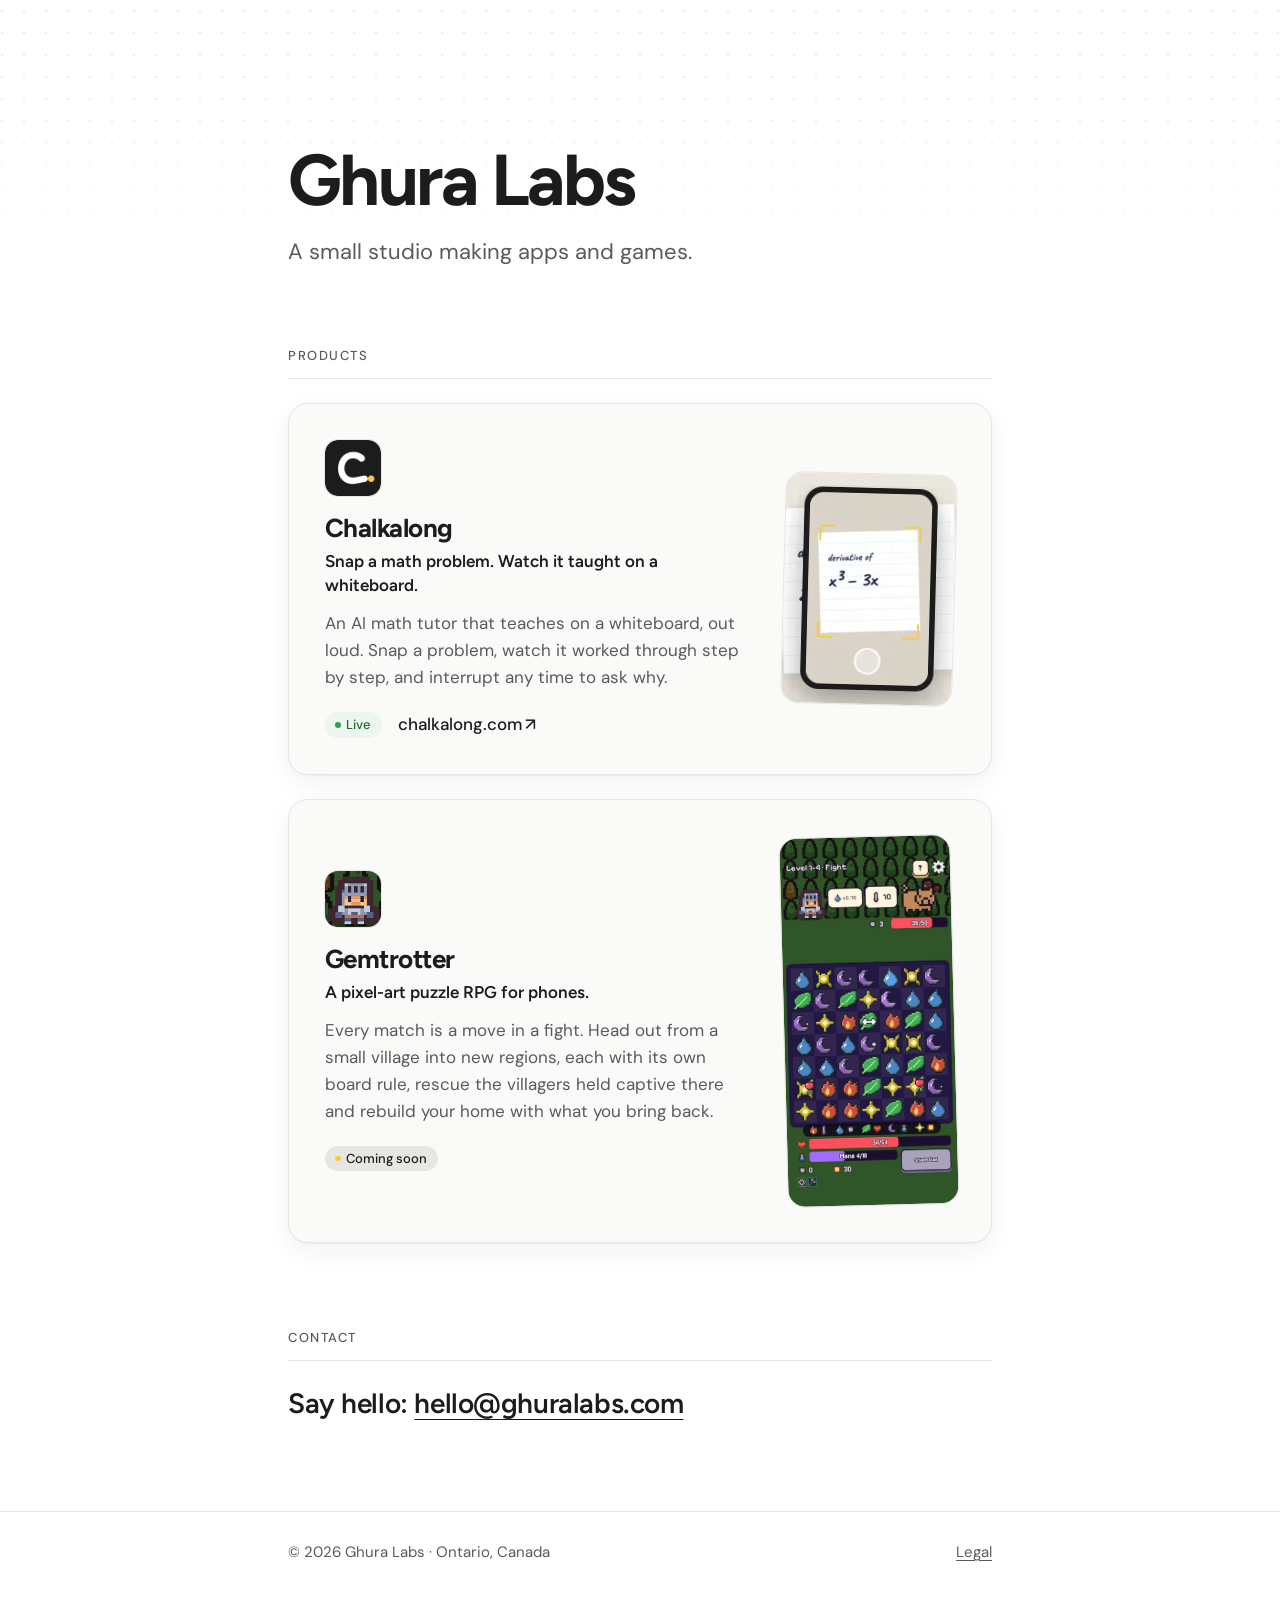
<file: index.html>
<!doctype html>
<html lang="en">
<head>
  <meta charset="utf-8">
  <meta name="viewport" content="width=device-width, initial-scale=1">
  <title>Ghura Labs</title>
  <meta name="description" content="Ghura Labs is a small studio in Ontario, Canada, making apps and games. Its first product is Chalkalong, an AI math tutor that teaches on a whiteboard.">
  <link rel="canonical" href="https://ghuralabs.com/">
  <meta name="color-scheme" content="light dark">
  <meta name="theme-color" content="#ffffff" media="(prefers-color-scheme: light)">
  <meta name="theme-color" content="#1c1c1c" media="(prefers-color-scheme: dark)">

  <meta property="og:type" content="website">
  <meta property="og:site_name" content="Ghura Labs">
  <meta property="og:title" content="Ghura Labs">
  <meta property="og:description" content="A small studio making apps and games.">
  <meta property="og:url" content="https://ghuralabs.com/">
  <meta property="og:image" content="https://ghuralabs.com/og-image.png">
  <meta property="og:image:width" content="1200">
  <meta property="og:image:height" content="630">
  <meta property="og:image:alt" content="Ghura Labs: a small studio making apps and games.">
  <meta name="twitter:card" content="summary_large_image">
  <meta name="twitter:title" content="Ghura Labs">
  <meta name="twitter:description" content="A small studio making apps and games.">
  <meta name="twitter:image" content="https://ghuralabs.com/og-image.png">
  <meta name="twitter:image:alt" content="Ghura Labs: a small studio making apps and games.">

  <link rel="icon" href="/favicon.ico" sizes="32x32">
  <link rel="icon" href="/favicon.svg" type="image/svg+xml">
  <link rel="apple-touch-icon" href="/apple-touch-icon.png">

  <link rel="preconnect" href="https://fonts.googleapis.com">
  <link rel="preconnect" href="https://fonts.gstatic.com" crossorigin>
  <link rel="stylesheet" href="https://fonts.googleapis.com/css2?family=DM+Sans:opsz,wght@9..40,400;9..40,500&amp;family=Figtree:wght@600;700&amp;display=swap">
  <link rel="stylesheet" href="/styles.css?v=3">
  <script src="/year.js?v=3" defer></script>
</head>
<body>
  <a class="skip-link" href="#main">Skip to content</a>

  <header class="site-header">
    <div class="wrap">
      <p class="wordmark"><a href="/" aria-label="Ghura Labs, home">Ghura Labs</a></p>
      <p class="tagline">A small studio making apps and games.</p>
    </div>
  </header>

  <main id="main">
    <section class="wrap section" aria-labelledby="products-title">
      <h2 id="products-title" class="section-title">Products</h2>

      <!--
        Products list. To add one, copy a whole <li class="product">...</li>
        block below and change its text, links and images. For something not
        released yet, use: <span class="status status--dev">In development</span>
      -->
      <ul class="products" role="list">
        <li class="product">
          <div class="product-body">
            <img class="product-icon" src="/assets/chalkalong-icon.png" alt="" width="56" height="56">
            <h3 class="product-name">Chalkalong</h3>
            <p class="product-tagline">Snap a math problem. Watch it taught on a whiteboard.</p>
            <p class="product-desc">An AI math tutor that teaches on a whiteboard, out loud. Snap a problem, watch it worked through step by step, and interrupt any time to ask why.</p>
            <p class="product-meta">
              <span class="status status--live">Live</span>
              <a class="product-link" href="https://chalkalong.com">chalkalong.com<span class="arrow" aria-hidden="true">&#8599;</span></a>
            </p>
          </div>
          <picture class="product-shot">
            <source srcset="/assets/chalkalong-snap.webp" type="image/webp">
            <img src="/assets/chalkalong-snap.jpg" width="370" height="500" decoding="async"
                 alt="A phone camera framing a handwritten math problem, the derivative of x cubed minus 3x, to start a Chalkalong lesson.">
          </picture>
        </li>

        <!-- No link yet, so this card has no hover lift. Add a .product-link when it has a page. -->
        <li class="product product--soon">
          <div class="product-body">
            <img class="product-icon product-icon--pixel" src="/assets/game-icon.png" alt="" width="56" height="56">
            <h3 class="product-name">Gemtrotter</h3>
            <p class="product-tagline">A pixel-art puzzle RPG for phones.</p>
            <p class="product-desc">Every match is a move in a fight. Head out from a small village into new regions, each with its own board rule, rescue the villagers held captive there and rebuild your home with what you bring back.</p>
            <p class="product-meta">
              <span class="status status--dev">Coming soon</span>
            </p>
          </div>
          <picture class="product-shot">
            <source srcset="/assets/game-battle.webp" type="image/webp">
            <img src="/assets/game-battle.jpg" width="428" height="926" decoding="async"
                 alt="A battle in the game: a pixel-art knight faces a wild boar above a grid of elemental tiles, with health, mana and a Shield Wall skill button below.">
          </picture>
        </li>
      </ul>
    </section>

    <section class="wrap section contact" aria-labelledby="contact-title">
      <h2 id="contact-title" class="section-title">Contact</h2>
      <p class="contact-line">Say hello: <a href="mailto:hello@ghuralabs.com">hello@ghuralabs.com</a></p>
    </section>
  </main>

  <footer class="site-footer">
    <div class="wrap footer-inner">
      <p>&copy; <span data-year>2026</span> Ghura Labs &middot; Ontario, Canada</p>
      <ul class="footer-links" role="list">
        <li><a href="/legal">Legal</a></li>
      </ul>
    </div>
  </footer>
</body>
</html>
</file>
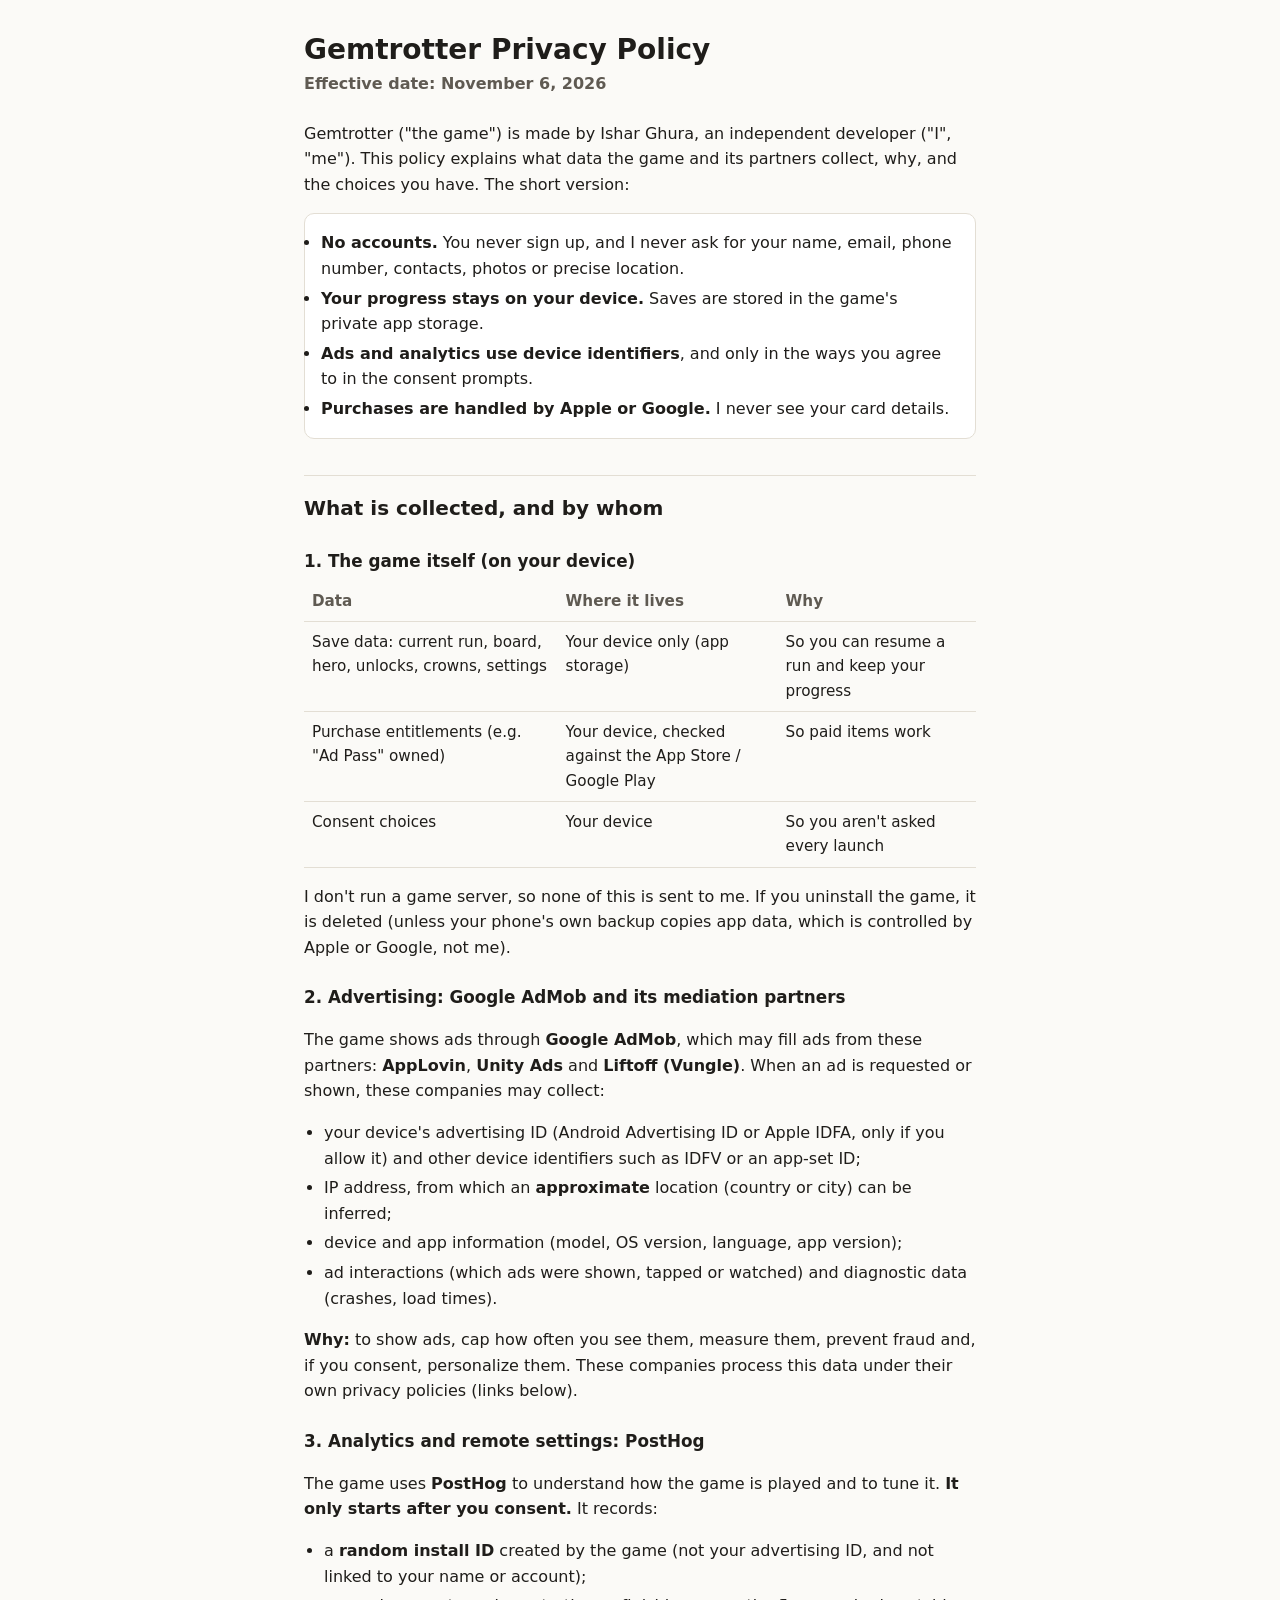
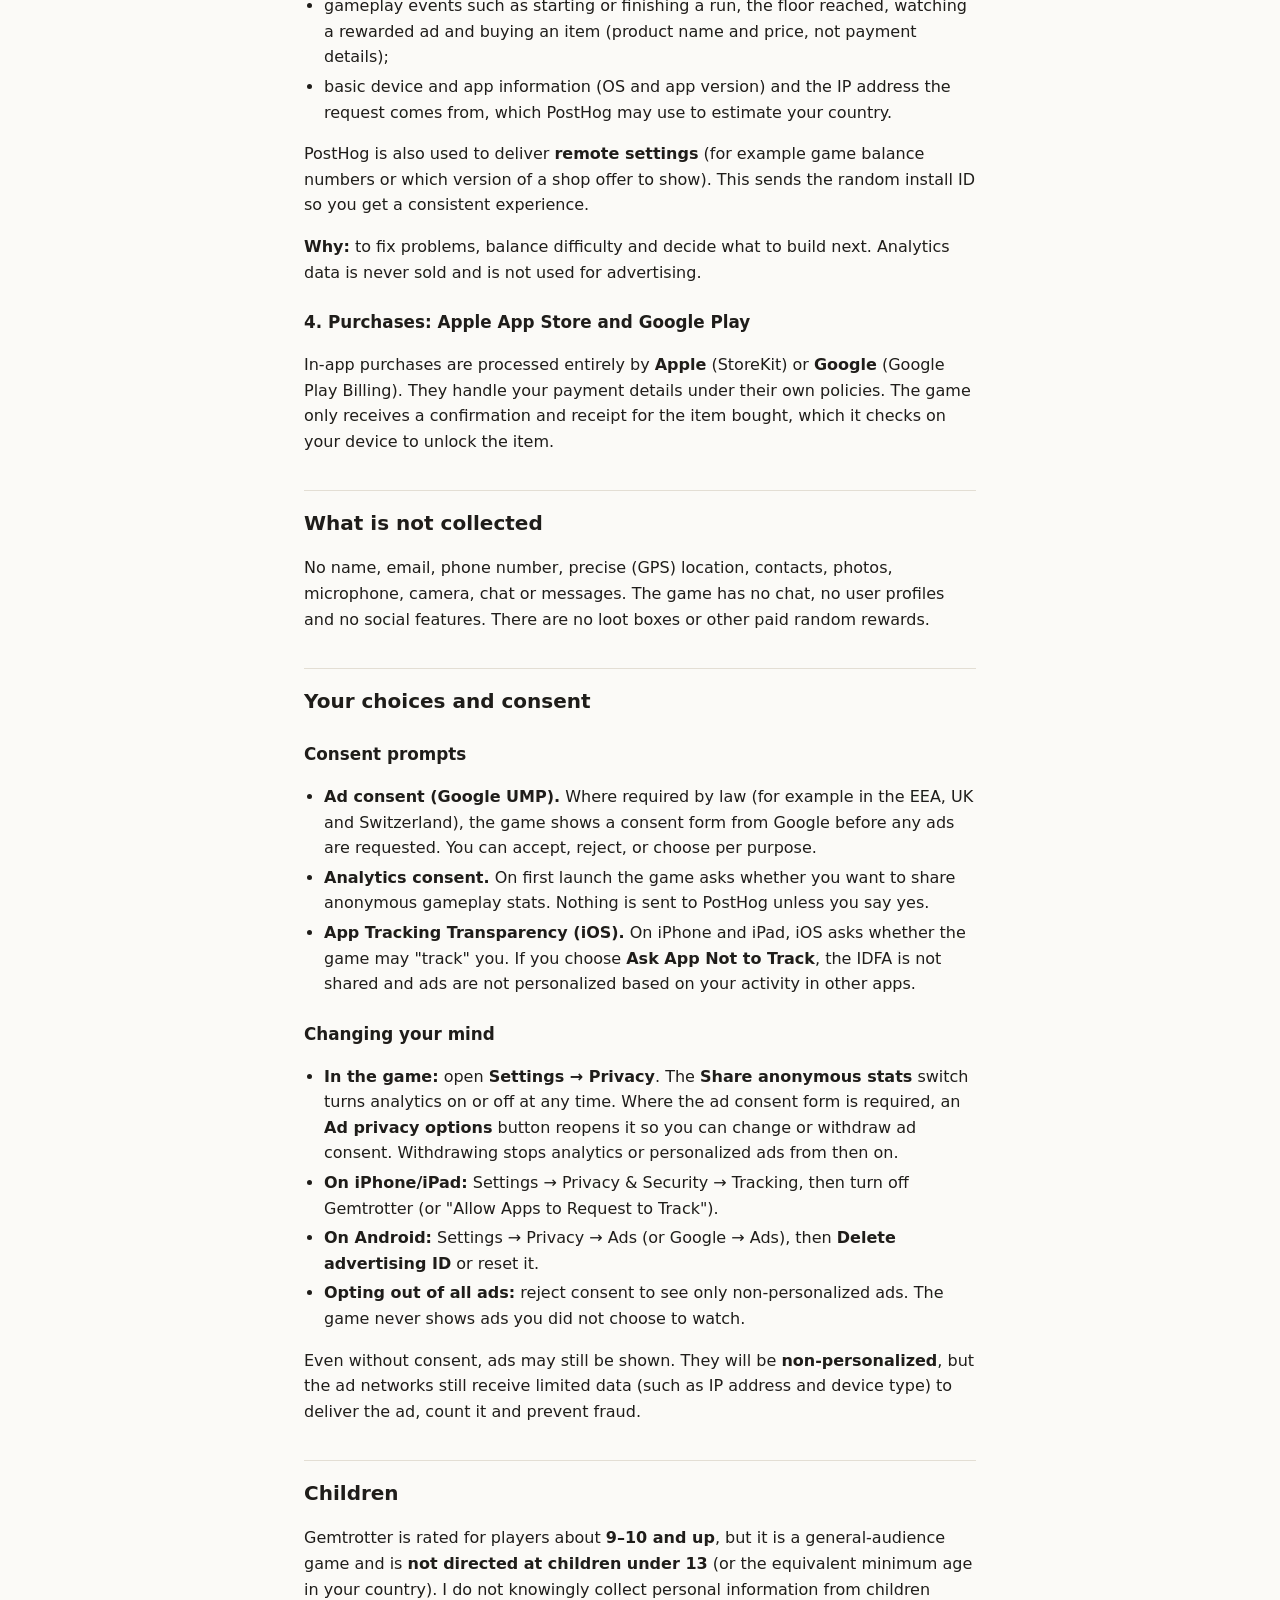
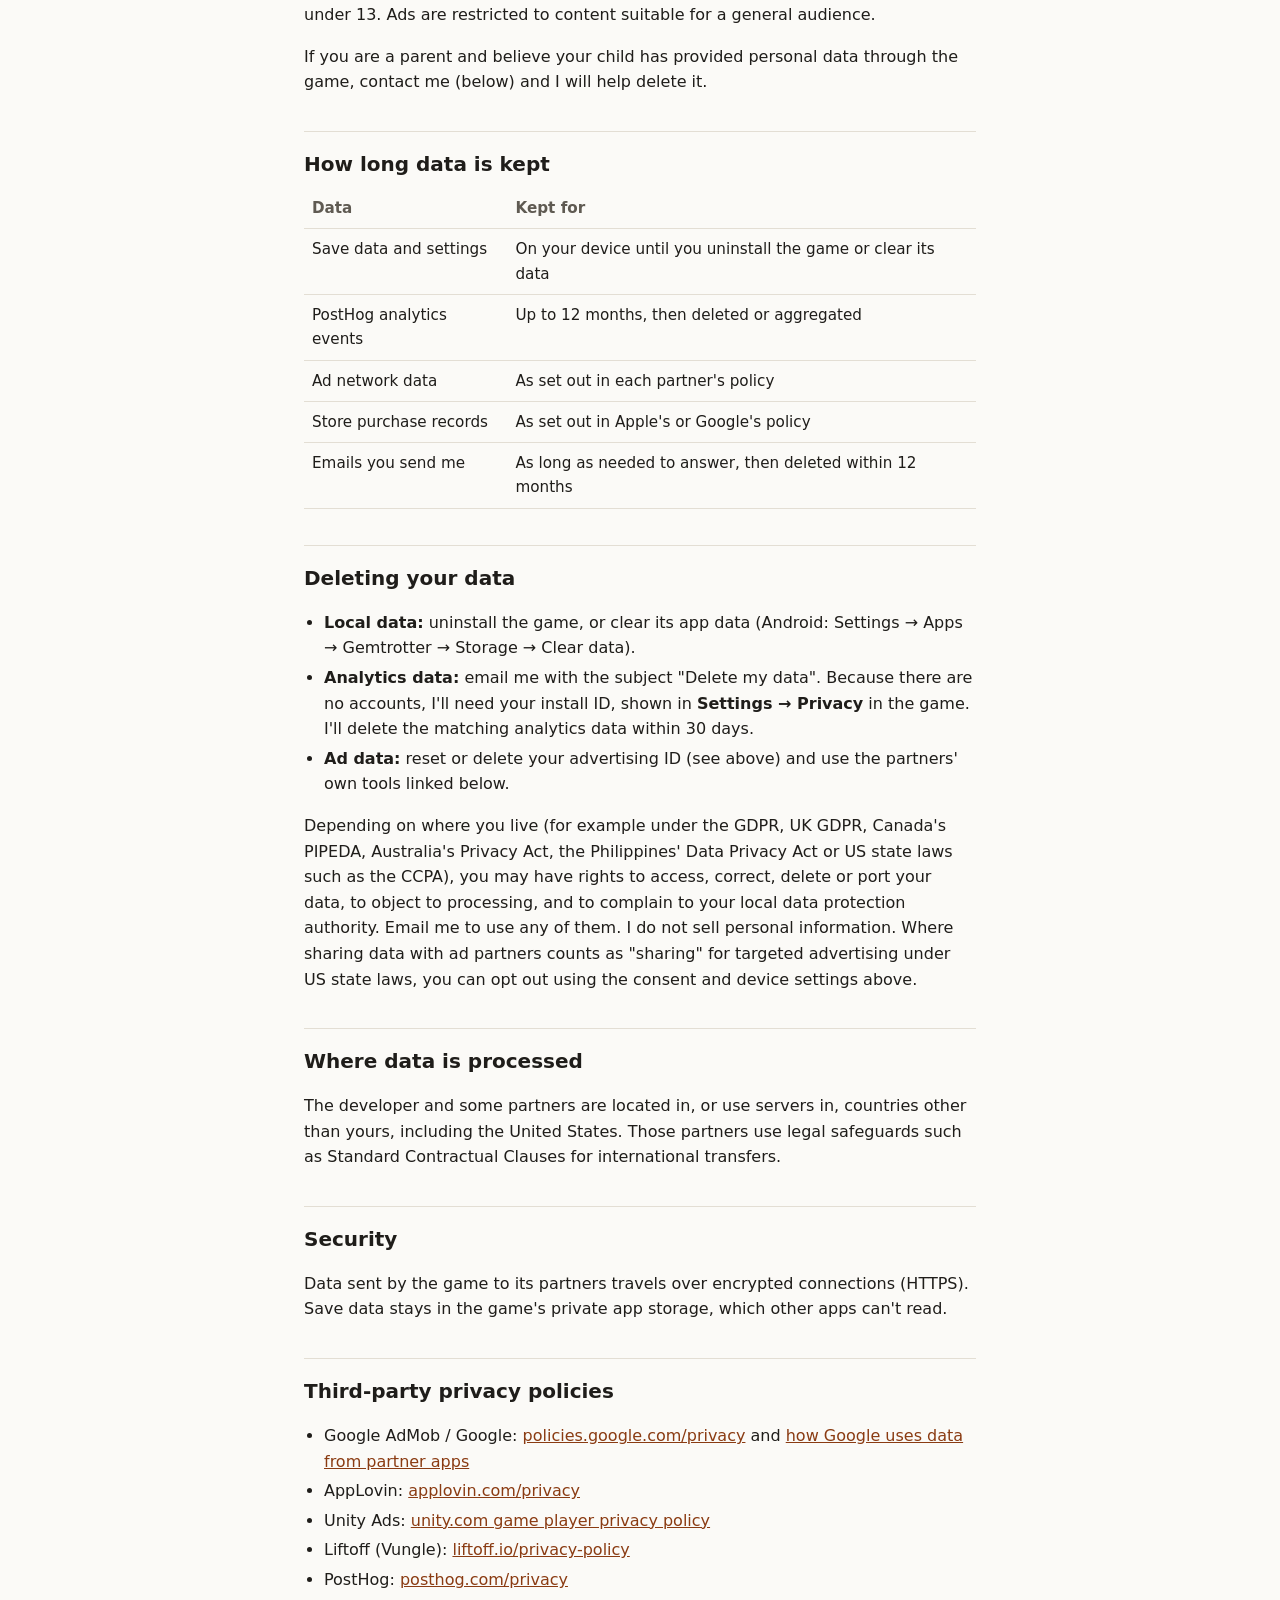
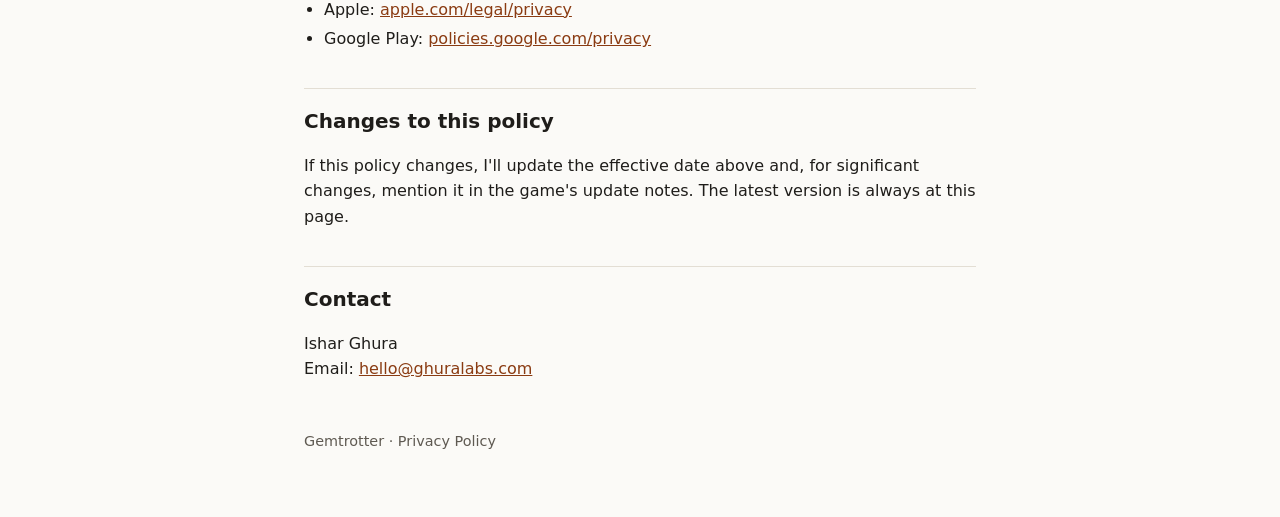
<file: gemtrotter/privacy/index.html>
<!doctype html>
<html lang="en">
<head>
<meta charset="utf-8">
<meta name="viewport" content="width=device-width, initial-scale=1">
<meta name="color-scheme" content="light dark">
<title>Gemtrotter Privacy Policy</title>
<meta name="description" content="Privacy policy for the mobile game Gemtrotter.">
<link rel="stylesheet" href="privacy.css">
</head>
<body>
<main>
<h1>Gemtrotter Privacy Policy</h1>
<p class="date"><strong>Effective date: November 6, 2026</strong></p>

<p>Gemtrotter ("the game") is made by Ishar Ghura, an independent developer ("I", "me"). This policy explains what data the game and its partners collect, why, and the choices you have. The short version:</p>
<ul class="summary">
	<li><strong>No accounts.</strong> You never sign up, and I never ask for your name, email, phone number, contacts, photos or precise location.</li>
	<li><strong>Your progress stays on your device.</strong> Saves are stored in the game's private app storage.</li>
	<li><strong>Ads and analytics use device identifiers</strong>, and only in the ways you agree to in the consent prompts.</li>
	<li><strong>Purchases are handled by Apple or Google.</strong> I never see your card details.</li>
</ul>

<h2>What is collected, and by whom</h2>

<h3>1. The game itself (on your device)</h3>
<div class="table-wrap"><table>
	<tr><th>Data</th><th>Where it lives</th><th>Why</th></tr>
	<tr><td>Save data: current run, board, hero, unlocks, crowns, settings</td><td>Your device only (app storage)</td><td>So you can resume a run and keep your progress</td></tr>
	<tr><td>Purchase entitlements (e.g. "Ad Pass" owned)</td><td>Your device, checked against the App Store / Google Play</td><td>So paid items work</td></tr>
	<tr><td>Consent choices</td><td>Your device</td><td>So you aren't asked every launch</td></tr>
</table></div>
<p>I don't run a game server, so none of this is sent to me. If you uninstall the game, it is deleted (unless your phone's own backup copies app data, which is controlled by Apple or Google, not me).</p>

<h3>2. Advertising: Google AdMob and its mediation partners</h3>
<p>The game shows ads through <strong>Google AdMob</strong>, which may fill ads from these partners: <strong>AppLovin</strong>, <strong>Unity Ads</strong> and <strong>Liftoff (Vungle)</strong>. When an ad is requested or shown, these companies may collect:</p>
<ul>
	<li>your device's advertising ID (Android Advertising ID or Apple IDFA, only if you allow it) and other device identifiers such as IDFV or an app-set ID;</li>
	<li>IP address, from which an <strong>approximate</strong> location (country or city) can be inferred;</li>
	<li>device and app information (model, OS version, language, app version);</li>
	<li>ad interactions (which ads were shown, tapped or watched) and diagnostic data (crashes, load times).</li>
</ul>
<p><strong>Why:</strong> to show ads, cap how often you see them, measure them, prevent fraud and, if you consent, personalize them. These companies process this data under their own privacy policies (links below).</p>

<h3>3. Analytics and remote settings: PostHog</h3>
<p>The game uses <strong>PostHog</strong> to understand how the game is played and to tune it. <strong>It only starts after you consent.</strong> It records:</p>
<ul>
	<li>a <strong>random install ID</strong> created by the game (not your advertising ID, and not linked to your name or account);</li>
	<li>gameplay events such as starting or finishing a run, the floor reached, watching a rewarded ad and buying an item (product name and price, not payment details);</li>
	<li>basic device and app information (OS and app version) and the IP address the request comes from, which PostHog may use to estimate your country.</li>
</ul>
<p>PostHog is also used to deliver <strong>remote settings</strong> (for example game balance numbers or which version of a shop offer to show). This sends the random install ID so you get a consistent experience.</p>
<p><strong>Why:</strong> to fix problems, balance difficulty and decide what to build next. Analytics data is never sold and is not used for advertising.</p>

<h3>4. Purchases: Apple App Store and Google Play</h3>
<p>In-app purchases are processed entirely by <strong>Apple</strong> (StoreKit) or <strong>Google</strong> (Google Play Billing). They handle your payment details under their own policies. The game only receives a confirmation and receipt for the item bought, which it checks on your device to unlock the item.</p>

<h2>What is not collected</h2>
<p>No name, email, phone number, precise (GPS) location, contacts, photos, microphone, camera, chat or messages. The game has no chat, no user profiles and no social features. There are no loot boxes or other paid random rewards.</p>

<h2>Your choices and consent</h2>
<h3>Consent prompts</h3>
<ul>
	<li><strong>Ad consent (Google UMP).</strong> Where required by law (for example in the EEA, UK and Switzerland), the game shows a consent form from Google before any ads are requested. You can accept, reject, or choose per purpose.</li>
	<li><strong>Analytics consent.</strong> On first launch the game asks whether you want to share anonymous gameplay stats. Nothing is sent to PostHog unless you say yes.</li>
	<li><strong>App Tracking Transparency (iOS).</strong> On iPhone and iPad, iOS asks whether the game may "track" you. If you choose <strong>Ask App Not to Track</strong>, the IDFA is not shared and ads are not personalized based on your activity in other apps.</li>
</ul>
<h3>Changing your mind</h3>
<ul>
	<li><strong>In the game:</strong> open <strong>Settings → Privacy</strong>. The <strong>Share anonymous stats</strong> switch turns analytics on or off at any time. Where the ad consent form is required, an <strong>Ad privacy options</strong> button reopens it so you can change or withdraw ad consent. Withdrawing stops analytics or personalized ads from then on.</li>
	<li><strong>On iPhone/iPad:</strong> Settings → Privacy &amp; Security → Tracking, then turn off Gemtrotter (or "Allow Apps to Request to Track").</li>
	<li><strong>On Android:</strong> Settings → Privacy → Ads (or Google → Ads), then <strong>Delete advertising ID</strong> or reset it.</li>
	<li><strong>Opting out of all ads:</strong> reject consent to see only non-personalized ads. The game never shows ads you did not choose to watch.</li>
</ul>
<p>Even without consent, ads may still be shown. They will be <strong>non-personalized</strong>, but the ad networks still receive limited data (such as IP address and device type) to deliver the ad, count it and prevent fraud.</p>

<h2>Children</h2>
<p>Gemtrotter is rated for players about <strong>9–10 and up</strong>, but it is a general-audience game and is <strong>not directed at children under 13</strong> (or the equivalent minimum age in your country). I do not knowingly collect personal information from children under 13. Ads are restricted to content suitable for a general audience.</p>
<p>If you are a parent and believe your child has provided personal data through the game, contact me (below) and I will help delete it.</p>

<h2>How long data is kept</h2>
<div class="table-wrap"><table>
	<tr><th>Data</th><th>Kept for</th></tr>
	<tr><td>Save data and settings</td><td>On your device until you uninstall the game or clear its data</td></tr>
	<tr><td>PostHog analytics events</td><td>Up to 12 months, then deleted or aggregated</td></tr>
	<tr><td>Ad network data</td><td>As set out in each partner's policy</td></tr>
	<tr><td>Store purchase records</td><td>As set out in Apple's or Google's policy</td></tr>
	<tr><td>Emails you send me</td><td>As long as needed to answer, then deleted within 12 months</td></tr>
</table></div>

<h2>Deleting your data</h2>
<ul>
	<li><strong>Local data:</strong> uninstall the game, or clear its app data (Android: Settings → Apps → Gemtrotter → Storage → Clear data).</li>
	<li><strong>Analytics data:</strong> email me with the subject "Delete my data". Because there are no accounts, I'll need your install ID, shown in <strong>Settings → Privacy</strong> in the game. I'll delete the matching analytics data within 30 days.</li>
	<li><strong>Ad data:</strong> reset or delete your advertising ID (see above) and use the partners' own tools linked below.</li>
</ul>
<p>Depending on where you live (for example under the GDPR, UK GDPR, Canada's PIPEDA, Australia's Privacy Act, the Philippines' Data Privacy Act or US state laws such as the CCPA), you may have rights to access, correct, delete or port your data, to object to processing, and to complain to your local data protection authority. Email me to use any of them. I do not sell personal information. Where sharing data with ad partners counts as "sharing" for targeted advertising under US state laws, you can opt out using the consent and device settings above.</p>

<h2>Where data is processed</h2>
<p>The developer and some partners are located in, or use servers in, countries other than yours, including the United States. Those partners use legal safeguards such as Standard Contractual Clauses for international transfers.</p>

<h2>Security</h2>
<p>Data sent by the game to its partners travels over encrypted connections (HTTPS). Save data stays in the game's private app storage, which other apps can't read.</p>

<h2>Third-party privacy policies</h2>
<ul>
	<li>Google AdMob / Google: <a href="https://policies.google.com/privacy">policies.google.com/privacy</a> and <a href="https://policies.google.com/technologies/partner-sites">how Google uses data from partner apps</a></li>
	<li>AppLovin: <a href="https://www.applovin.com/privacy/">applovin.com/privacy</a></li>
	<li>Unity Ads: <a href="https://unity.com/legal/game-player-and-app-user-privacy-policy">unity.com game player privacy policy</a></li>
	<li>Liftoff (Vungle): <a href="https://liftoff.io/privacy-policy/">liftoff.io/privacy-policy</a></li>
	<li>PostHog: <a href="https://posthog.com/privacy">posthog.com/privacy</a></li>
	<li>Apple: <a href="https://www.apple.com/legal/privacy/">apple.com/legal/privacy</a></li>
	<li>Google Play: <a href="https://policies.google.com/privacy">policies.google.com/privacy</a></li>
</ul>

<h2>Changes to this policy</h2>
<p>If this policy changes, I'll update the effective date above and, for significant changes, mention it in the game's update notes. The latest version is always at this page.</p>

<h2>Contact</h2>
<p>Ishar Ghura<br>Email: <a href="mailto:hello@ghuralabs.com">hello@ghuralabs.com</a></p>

<footer>Gemtrotter · Privacy Policy</footer>
</main>
</body>
</html>
</file>
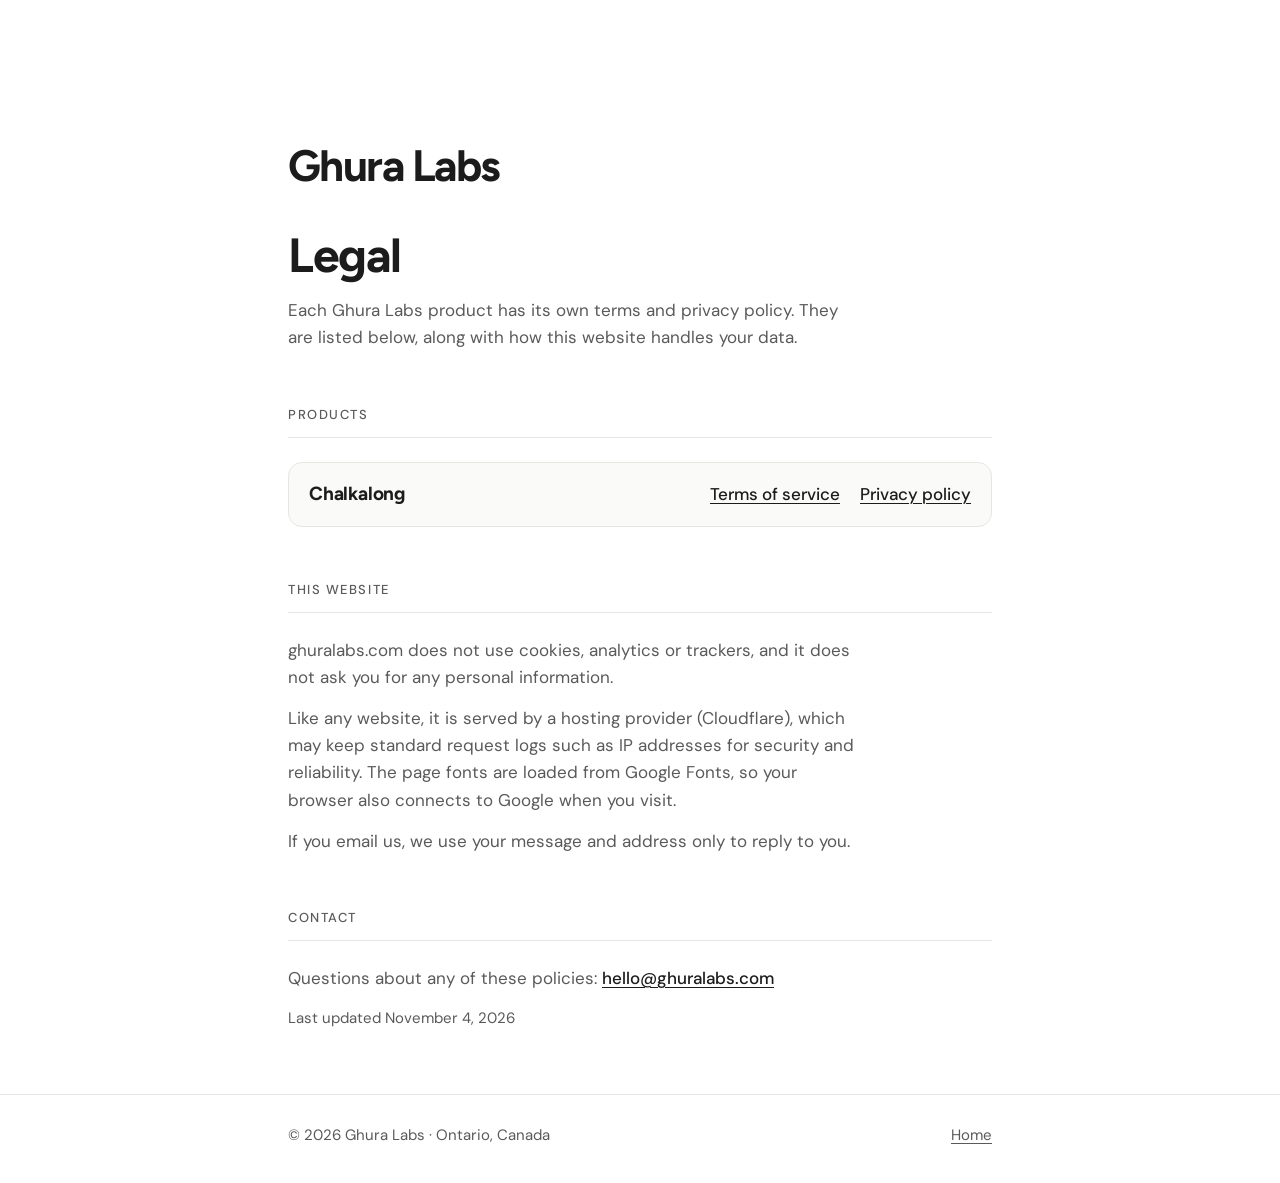
<file: legal.html>
<!doctype html>
<html lang="en">
<head>
  <meta charset="utf-8">
  <meta name="viewport" content="width=device-width, initial-scale=1">
  <title>Legal · Ghura Labs</title>
  <meta name="description" content="Terms and privacy policies for Ghura Labs products, and how ghuralabs.com handles your data.">
  <link rel="canonical" href="https://ghuralabs.com/legal">
  <meta name="color-scheme" content="light dark">
  <meta name="theme-color" content="#ffffff" media="(prefers-color-scheme: light)">
  <meta name="theme-color" content="#1c1c1c" media="(prefers-color-scheme: dark)">
  <link rel="icon" href="/favicon.ico" sizes="32x32">
  <link rel="icon" href="/favicon.svg" type="image/svg+xml">
  <link rel="apple-touch-icon" href="/apple-touch-icon.png">
  <link rel="preconnect" href="https://fonts.googleapis.com">
  <link rel="preconnect" href="https://fonts.gstatic.com" crossorigin>
  <link rel="stylesheet" href="https://fonts.googleapis.com/css2?family=DM+Sans:opsz,wght@9..40,400;9..40,500&amp;family=Figtree:wght@600;700&amp;display=swap">
  <link rel="stylesheet" href="/styles.css?v=3">
  <script src="/year.js?v=3" defer></script>
</head>
<body>
  <a class="skip-link" href="#main">Skip to content</a>

  <main id="main" class="wrap subpage legal">
    <p class="wordmark"><a href="/" aria-label="Ghura Labs, home">Ghura Labs</a></p>
    <h1>Legal</h1>
    <p class="lede">Each Ghura Labs product has its own terms and privacy policy. They are listed below, along with how this website handles your data.</p>

    <section class="legal-section" aria-labelledby="products-title">
      <h2 id="products-title" class="section-title">Products</h2>
      <!--
        One <li> per released product. When a product launches, copy the
        Chalkalong row and change the name and the two links.
      -->
      <ul class="legal-products" role="list">
        <li class="legal-product">
          <h3 class="legal-product-name">Chalkalong</h3>
          <ul class="legal-links" role="list">
            <li><a href="https://chalkalong.com/terms">Terms of service</a></li>
            <li><a href="https://chalkalong.com/privacy">Privacy policy</a></li>
          </ul>
        </li>
      </ul>
    </section>

    <section class="legal-section" aria-labelledby="site-title">
      <h2 id="site-title" class="section-title">This website</h2>
      <div class="legal-body">
        <p>ghuralabs.com does not use cookies, analytics or trackers, and it does not ask you for any personal information.</p>
        <p>Like any website, it is served by a hosting provider (Cloudflare), which may keep standard request logs such as IP addresses for security and reliability. The page fonts are loaded from Google Fonts, so your browser also connects to Google when you visit.</p>
        <p>If you email us, we use your message and address only to reply to you.</p>
      </div>
    </section>

    <section class="legal-section" aria-labelledby="legal-contact-title">
      <h2 id="legal-contact-title" class="section-title">Contact</h2>
      <div class="legal-body">
        <p>Questions about any of these policies: <a href="mailto:hello@ghuralabs.com">hello@ghuralabs.com</a></p>
        <p class="legal-updated">Last updated November 4, 2026</p>
      </div>
    </section>
  </main>

  <footer class="site-footer">
    <div class="wrap footer-inner">
      <p>&copy; <span data-year>2026</span> Ghura Labs &middot; Ontario, Canada</p>
      <ul class="footer-links" role="list">
        <li><a href="/">Home</a></li>
      </ul>
    </div>
  </footer>
</body>
</html>
</file>
<file: styles.css>
/* Ghura Labs. Chalkboard black and white, with yellow chalk for focus and status. */

:root {
  --board: #1c1c1c;
  --chalk: #ffffff;
  --accent: #f6c945;

  /* Light theme (default) */
  --bg: var(--chalk);
  --text: var(--board);
  --muted: #5a5a5a;          /* 6.9:1 on white */
  --line: #e6e6e3;
  --card: #fafaf8;
  --card-line: #e6e6e3;
  --grid-dot: rgba(28, 28, 28, 0.09);
  --shadow: 0 1px 2px rgba(28, 28, 28, 0.04), 0 8px 24px rgba(28, 28, 28, 0.06);
  --shadow-hover: 0 2px 4px rgba(28, 28, 28, 0.05), 0 16px 40px rgba(28, 28, 28, 0.10);
  --status-bg: #edf6ee;
  --status-text: #1d6b32;     /* 5.9:1 on its background */
  --status-dot: #2f9e4f;

  --font-head: "Figtree", system-ui, -apple-system, "Segoe UI", Roboto, sans-serif;
  --font-body: "DM Sans", system-ui, -apple-system, "Segoe UI", Roboto, sans-serif;

  --gutter: 16px;
  --measure: 44rem;
  --radius: 20px;
}

@media (prefers-color-scheme: dark) {
  :root {
    --bg: var(--board);
    --text: var(--chalk);
    --muted: #b3b3b0;          /* 8.1:1 on board */
    --line: #2f2f2f;
    --card: #232323;
    --card-line: #333333;
    --grid-dot: rgba(255, 255, 255, 0.07);
    --shadow: 0 1px 2px rgba(0, 0, 0, 0.3), 0 8px 24px rgba(0, 0, 0, 0.25);
    --shadow-hover: 0 2px 4px rgba(0, 0, 0, 0.35), 0 16px 40px rgba(0, 0, 0, 0.4);
    --status-bg: #1f3325;
    --status-text: #9fe0b1;     /* 8.8:1 on its background */
    --status-dot: #5fd47f;
  }
}

@media (min-width: 640px) {
  :root { --gutter: 32px; }
}

/* Base */

*,
*::before,
*::after { box-sizing: border-box; }

html {
  -webkit-text-size-adjust: 100%;
  text-size-adjust: 100%;
}

body {
  margin: 0;
  background: var(--bg);
  color: var(--text);
  font-family: var(--font-body);
  font-size: 1.0625rem;
  line-height: 1.6;
  -webkit-font-smoothing: antialiased;
  min-height: 100vh;
  display: flex;
  flex-direction: column;
}

main { flex: 1 0 auto; }

h1, h2, h3 {
  font-family: var(--font-head);
  line-height: 1.15;
  margin: 0;
}

p { margin: 0; }

img { display: block; max-width: 100%; height: auto; }

a {
  color: inherit;
  text-decoration-thickness: 1px;
  text-underline-offset: 0.2em;
}

a:hover { text-decoration-thickness: 2px; }

/* Focus: a contrasting inner ring plus the yellow chalk ring, visible in both themes */
:focus-visible {
  outline: 3px solid var(--accent);
  outline-offset: 2px;
  box-shadow: 0 0 0 2px var(--text);
  border-radius: 4px;
}

ul[role="list"] { list-style: none; margin: 0; padding: 0; }

.wrap {
  width: 100%;
  max-width: calc(var(--measure) + 2 * var(--gutter));
  margin: 0 auto;
  padding: 0 var(--gutter);
}

.skip-link {
  position: absolute;
  left: var(--gutter);
  top: -100px;
  padding: 0.5rem 0.875rem;
  background: var(--text);
  color: var(--bg);
  border-radius: 8px;
  font-weight: 500;
  z-index: 10;
}

.skip-link:focus { top: 12px; }

/* Header */

.site-header {
  position: relative;
  padding: clamp(4.5rem, 14vw, 9rem) 0 clamp(3rem, 8vw, 5rem);
  isolation: isolate;
}

/* Faint whiteboard dot grid, fading out downward */
.site-header::before {
  content: "";
  position: absolute;
  inset: 0;
  z-index: -1;
  background-image: radial-gradient(var(--grid-dot) 1.2px, transparent 1.6px);
  background-size: 22px 22px;
  background-position: center top;
  -webkit-mask-image: linear-gradient(to bottom, #000 0%, transparent 95%);
  mask-image: linear-gradient(to bottom, #000 0%, transparent 95%);
  pointer-events: none;
}

.wordmark {
  font-family: var(--font-head);
  font-weight: 700;
  font-size: clamp(2.75rem, 11vw, 4.5rem);
  letter-spacing: -0.035em;
  line-height: 1;
}

.wordmark a {
  text-decoration: none;
  display: inline-block;
}

.tagline {
  margin-top: 1.125rem;
  font-size: clamp(1.125rem, 3.6vw, 1.375rem);
  color: var(--muted);
  max-width: 28ch;
}

/* Sections */

.section { padding-bottom: clamp(3.5rem, 9vw, 5.5rem); }

.section-title {
  font-family: var(--font-body);
  font-size: 0.8125rem;
  font-weight: 500;
  letter-spacing: 0.12em;
  text-transform: uppercase;
  color: var(--muted);
  padding-bottom: 0.875rem;
  margin-bottom: 1.5rem;
  border-bottom: 1px solid var(--line);
}

/* Product card */

.products { display: grid; gap: 1.5rem; }

.product {
  position: relative;
  display: grid;
  gap: 1.75rem;
  padding: 1.5rem;
  background: var(--card);
  border: 1px solid var(--card-line);
  border-radius: var(--radius);
  box-shadow: var(--shadow);
  transition: transform 220ms cubic-bezier(.2, .7, .2, 1), box-shadow 220ms ease;
}

.product:not(.product--soon):hover {
  transform: translateY(-3px);
  box-shadow: var(--shadow-hover);
}

.product-icon {
  width: 56px;
  height: 56px;
  border-radius: 13px;
  margin-bottom: 1.125rem;
  box-shadow: 0 0 0 1px var(--card-line);
}

.product-icon--pixel {
  image-rendering: pixelated;
  object-fit: cover;
}

.product-name {
  font-size: 1.625rem;
  font-weight: 700;
  letter-spacing: -0.02em;
}

.product-tagline {
  margin-top: 0.375rem;
  font-family: var(--font-head);
  font-weight: 600;
  font-size: 1.0625rem;
  line-height: 1.4;
}

.product-desc {
  margin-top: 0.75rem;
  color: var(--muted);
}

.product-meta {
  margin-top: 1.25rem;
  display: flex;
  flex-wrap: wrap;
  align-items: center;
  gap: 0.75rem 1rem;
}

.status {
  display: inline-flex;
  align-items: center;
  gap: 0.4em;
  padding: 0.2rem 0.65rem;
  border-radius: 999px;
  font-size: 0.8125rem;
  font-weight: 500;
  line-height: 1.5;
  background: var(--status-bg);
  color: var(--status-text);
}

.status::before {
  content: "";
  width: 0.45em;
  height: 0.45em;
  border-radius: 50%;
  background: var(--status-dot);
}

.status--dev {
  background: var(--line);
  color: var(--text);
}

.status--dev::before { background: var(--accent); }

.product-link {
  font-weight: 500;
  text-decoration: none;
}

.product-link .arrow {
  display: inline-block;
  margin-left: 0.2em;
  transition: transform 220ms ease;
}

.product:hover .product-link { text-decoration: underline; }
.product:hover .product-link .arrow { transform: translate(2px, -2px); }

/* The link covers the whole card, so the card is one big target */
.product-link::after {
  content: "";
  position: absolute;
  inset: 0;
  border-radius: var(--radius);
}

.product-link:focus-visible {
  outline: none;
  box-shadow: none;
}

.product-link:focus-visible::after {
  outline: 3px solid var(--accent);
  outline-offset: 2px;
  box-shadow: 0 0 0 2px var(--text);
}

.product-shot {
  display: block;
  justify-self: center;
  width: min(100%, 220px);
}

.product-shot img {
  width: 100%;
  border-radius: 18px;
  border: 1px solid var(--card-line);
  background: #262626;
}

@media (min-width: 640px) {
  .product {
    grid-template-columns: 1fr 172px;
    align-items: center;
    gap: 2.25rem;
    padding: 2.25rem;
  }

  .product-shot {
    width: 100%;
    transform: rotate(1.5deg);
    transition: transform 220ms cubic-bezier(.2, .7, .2, 1);
  }

  .product:nth-child(even) .product-shot { transform: rotate(-1.5deg); }

  .product:not(.product--soon):hover .product-shot { transform: rotate(0deg); }
}

/* Contact */

.contact-line {
  font-family: var(--font-head);
  font-weight: 600;
  font-size: clamp(1.375rem, 4.5vw, 1.75rem);
  letter-spacing: -0.015em;
  line-height: 1.35;
  overflow-wrap: anywhere;
}

/* Footer */

.site-footer {
  border-top: 1px solid var(--line);
  padding: 1.75rem 0 2.25rem;
  font-size: 0.9375rem;
  color: var(--muted);
}

.footer-inner {
  display: flex;
  flex-wrap: wrap;
  justify-content: space-between;
  gap: 0.75rem 1.5rem;
}

.footer-links {
  display: flex;
  flex-wrap: wrap;
  gap: 0.5rem 1.25rem;
}

/* Subpages (404, legal) */

.notfound,
.subpage {
  padding-top: clamp(4.5rem, 14vw, 9rem);
  padding-bottom: 4rem;
}

.notfound .wordmark,
.subpage .wordmark { color: var(--text); font-size: clamp(2rem, 8vw, 2.75rem); }

.notfound h1,
.subpage h1 {
  font-size: clamp(2rem, 7vw, 3rem);
  letter-spacing: -0.03em;
  margin-top: 2.5rem;
}

.notfound p { margin-top: 0.875rem; color: var(--muted); }
.notfound .home-link { color: var(--text); font-weight: 500; }

/* Legal */

.legal .lede {
  margin-top: 0.875rem;
  color: var(--muted);
  max-width: 36rem;
}

.legal-section { margin-top: clamp(2.5rem, 7vw, 3.5rem); }

.legal-products { display: grid; gap: 0.75rem; }

.legal-product {
  display: flex;
  flex-wrap: wrap;
  align-items: baseline;
  justify-content: space-between;
  gap: 0.5rem 1.5rem;
  padding: 1.125rem 1.25rem;
  background: var(--card);
  border: 1px solid var(--card-line);
  border-radius: 14px;
}

.legal-product-name {
  font-size: 1.1875rem;
  font-weight: 700;
  letter-spacing: -0.01em;
}

.legal-links {
  display: flex;
  flex-wrap: wrap;
  gap: 0.25rem 1.25rem;
  font-weight: 500;
}

.legal-body { display: grid; gap: 0.875rem; max-width: 36rem; }
.legal-body p { color: var(--muted); }
.legal-body a { color: var(--text); font-weight: 500; overflow-wrap: anywhere; }

.legal-updated { font-size: 0.9375rem; }

/* Motion */

@media (prefers-reduced-motion: reduce) {
  *,
  *::before,
  *::after {
    transition: none !important;
    animation: none !important;
  }

  .product:hover { transform: none; }
  .product:hover .product-link .arrow { transform: none; }
}
</file>
<file: gemtrotter/privacy/privacy.css>
:root {
	--bg: #fbfaf7;
	--fg: #1f1d1a;
	--muted: #5f5a52;
	--accent: #8a3b12;
	--line: #e3ded4;
	--card: #ffffff;
}
@media (prefers-color-scheme: dark) {
	:root {
		--bg: #16151a;
		--fg: #ebe7df;
		--muted: #a9a398;
		--accent: #f0a46b;
		--line: #2e2c33;
		--card: #1e1d23;
	}
}
* { box-sizing: border-box; }
html { -webkit-text-size-adjust: 100%; }
body {
	margin: 0;
	background: var(--bg);
	color: var(--fg);
	font: 16px/1.6 system-ui, -apple-system, "Segoe UI", Roboto, sans-serif;
}
main { max-width: 44rem; margin: 0 auto; padding: 2rem 16px 4rem; }
h1 { font-size: 1.75rem; line-height: 1.25; margin: 0 0 .25rem; }
h2 { font-size: 1.25rem; margin: 2.25rem 0 .5rem; padding-top: 1rem; border-top: 1px solid var(--line); }
h3 { font-size: 1.05rem; margin: 1.5rem 0 .4rem; }
.date { color: var(--muted); margin: 0 0 1.5rem; }
a { color: var(--accent); overflow-wrap: anywhere; }
ul { padding-left: 1.25rem; }
li { margin: .25rem 0; }
.summary { background: var(--card); border: 1px solid var(--line); border-radius: 10px; padding: .75rem 1rem; }
.table-wrap { overflow-x: auto; }
table { width: 100%; border-collapse: collapse; font-size: .95rem; }
th, td { text-align: left; vertical-align: top; padding: .5rem .5rem; border-bottom: 1px solid var(--line); }
th { color: var(--muted); font-weight: 600; }
footer { margin-top: 3rem; color: var(--muted); font-size: .9rem; }
</file>
